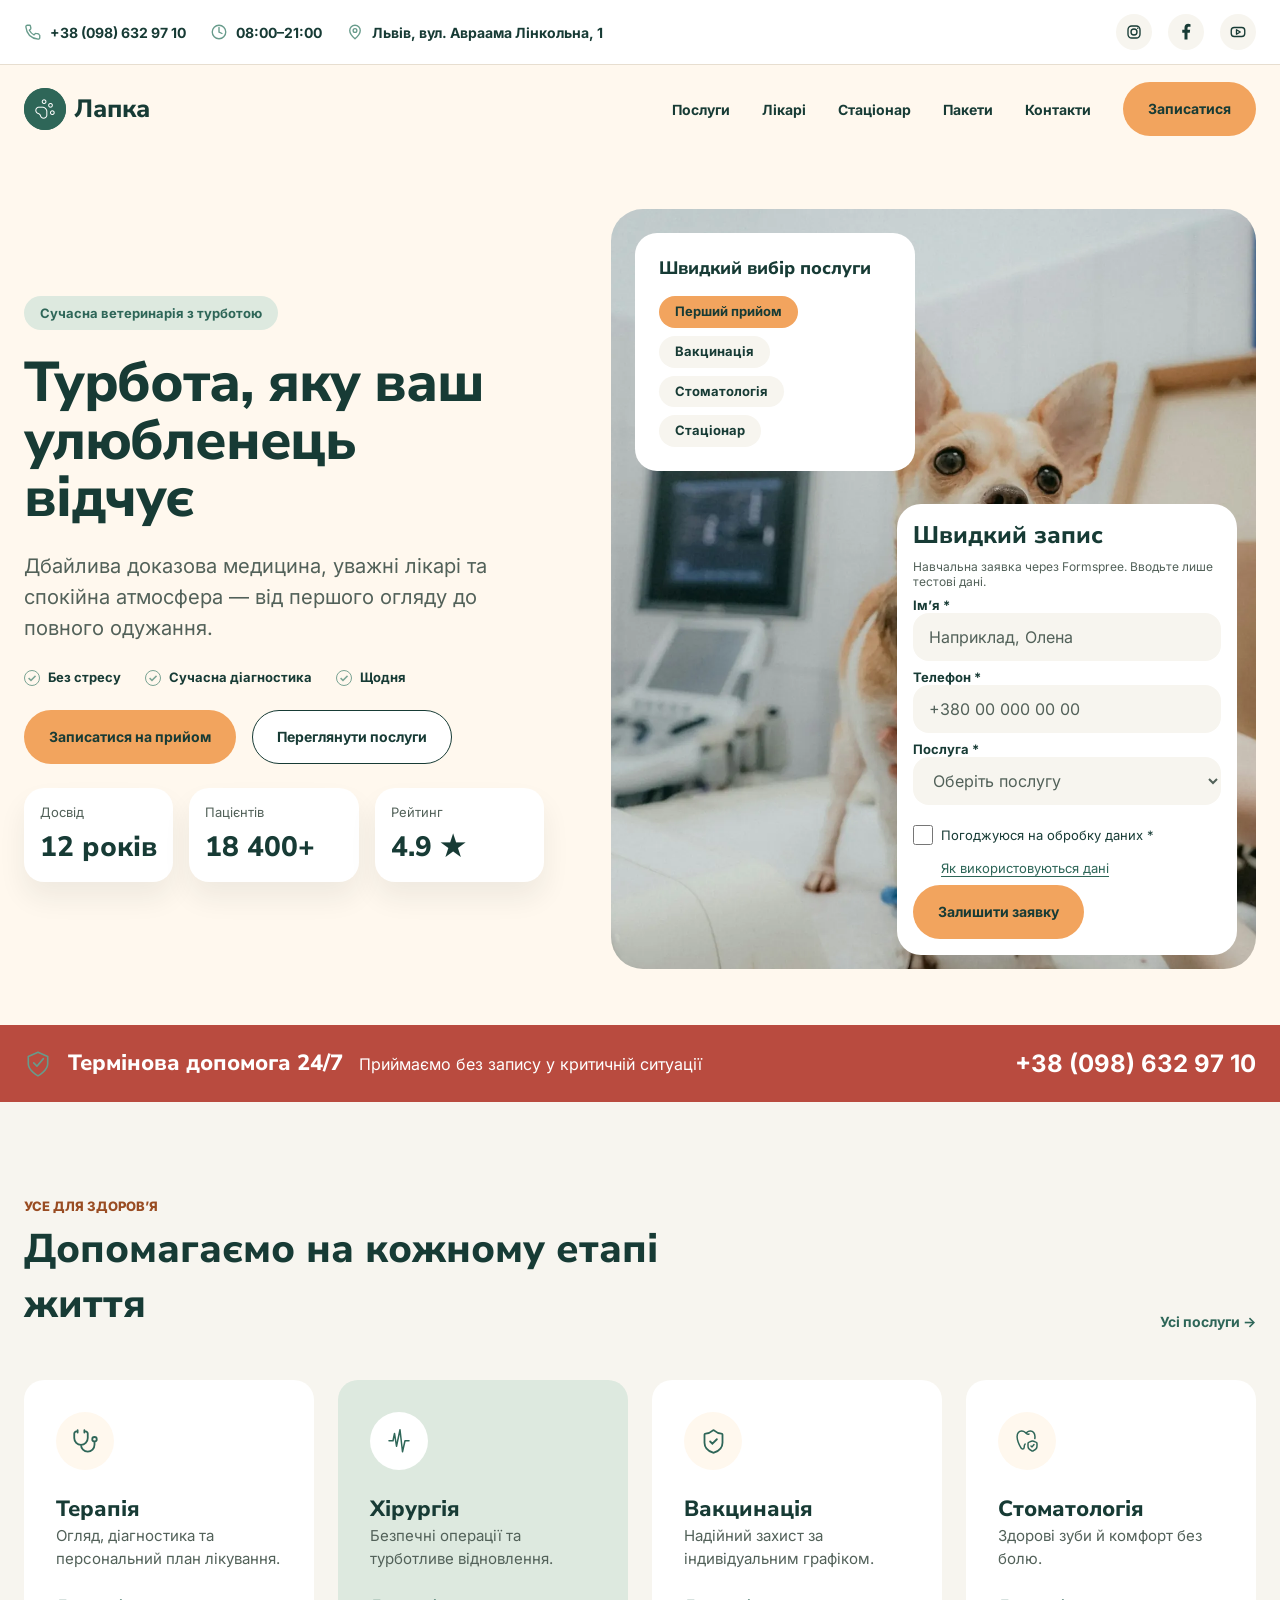
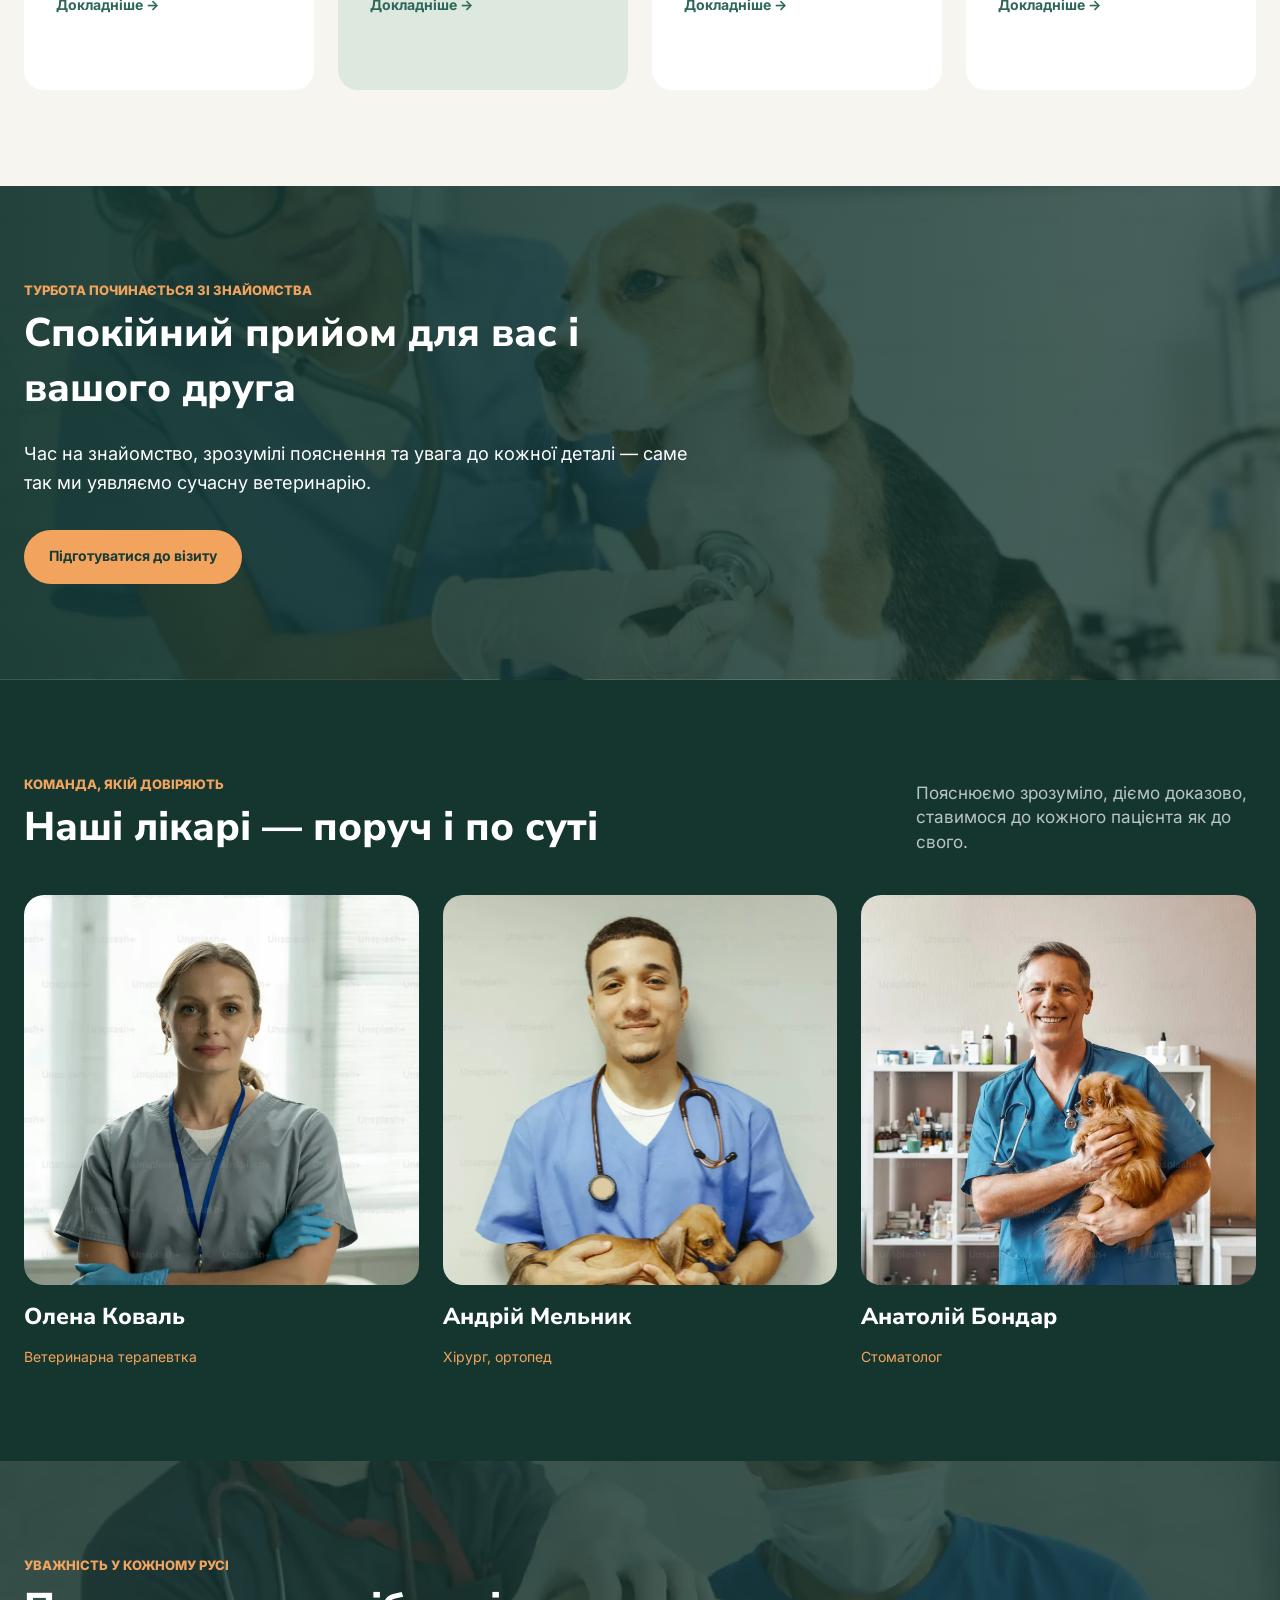
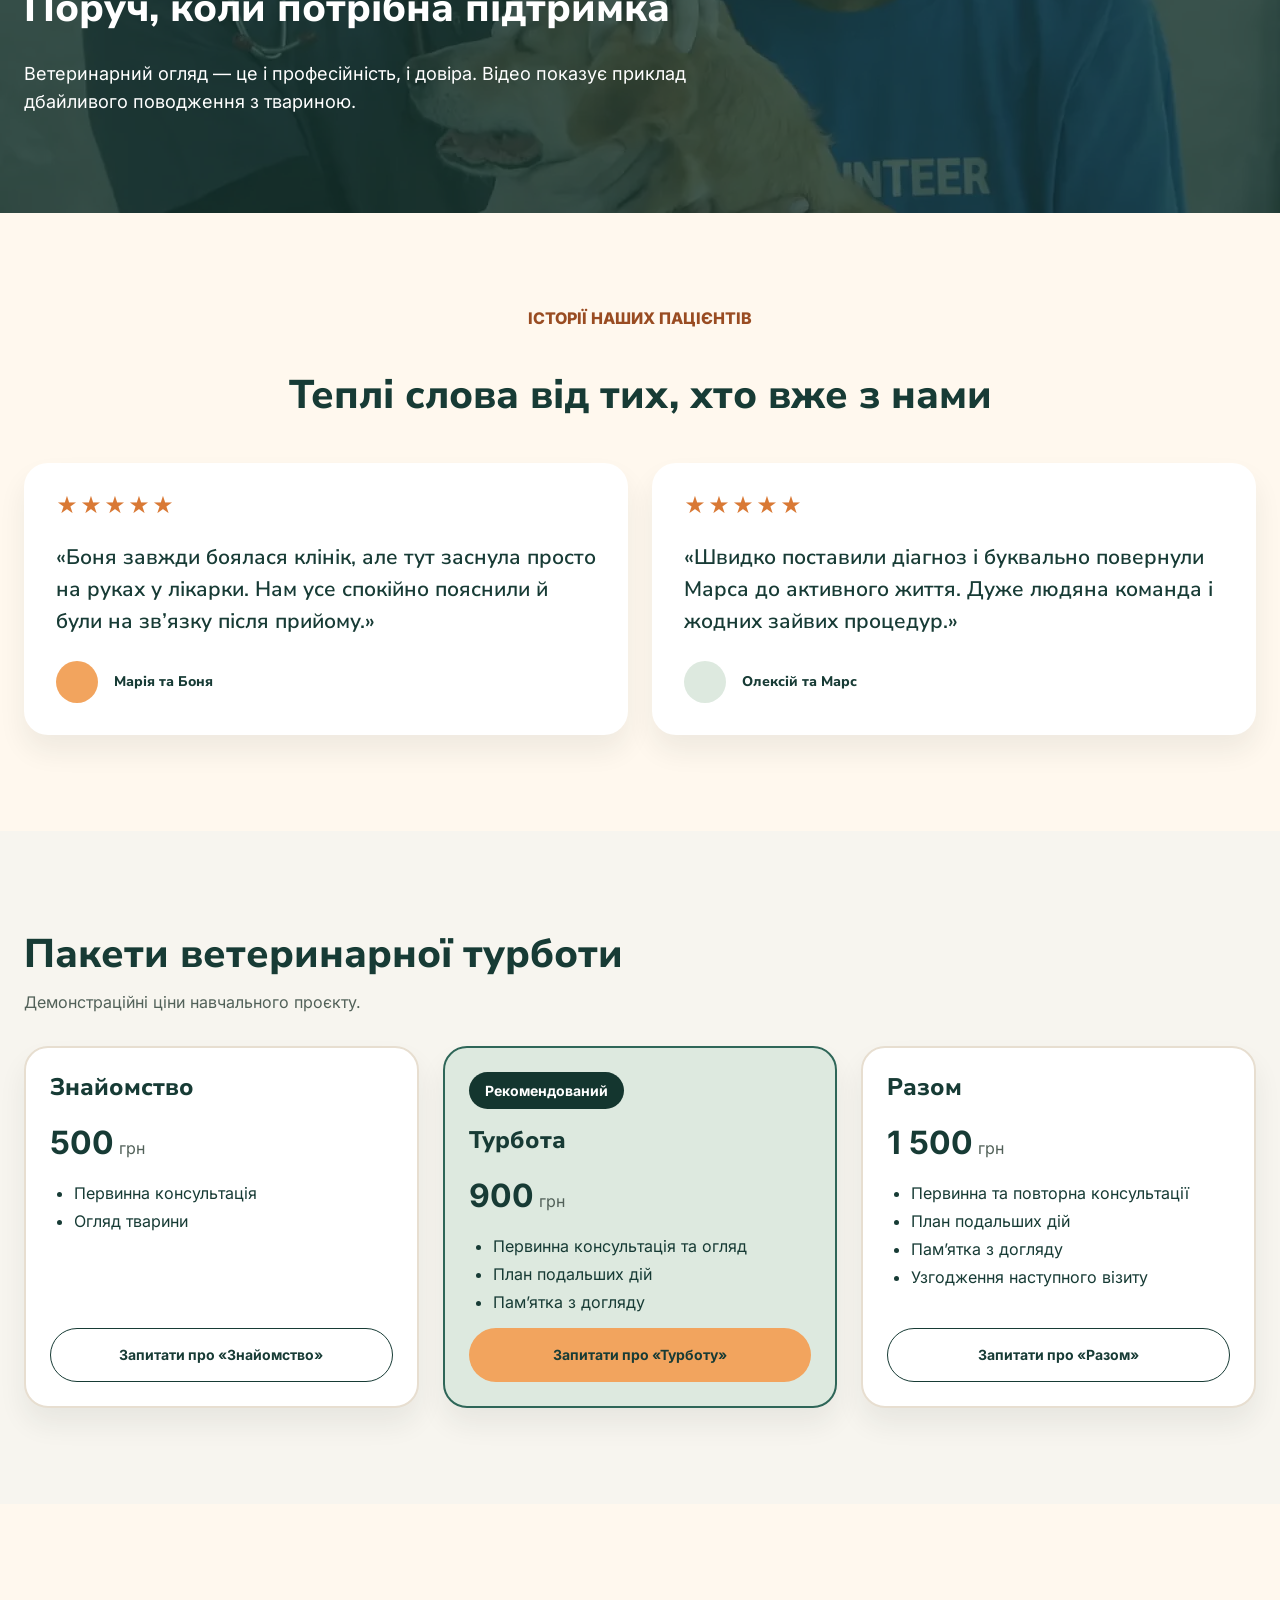
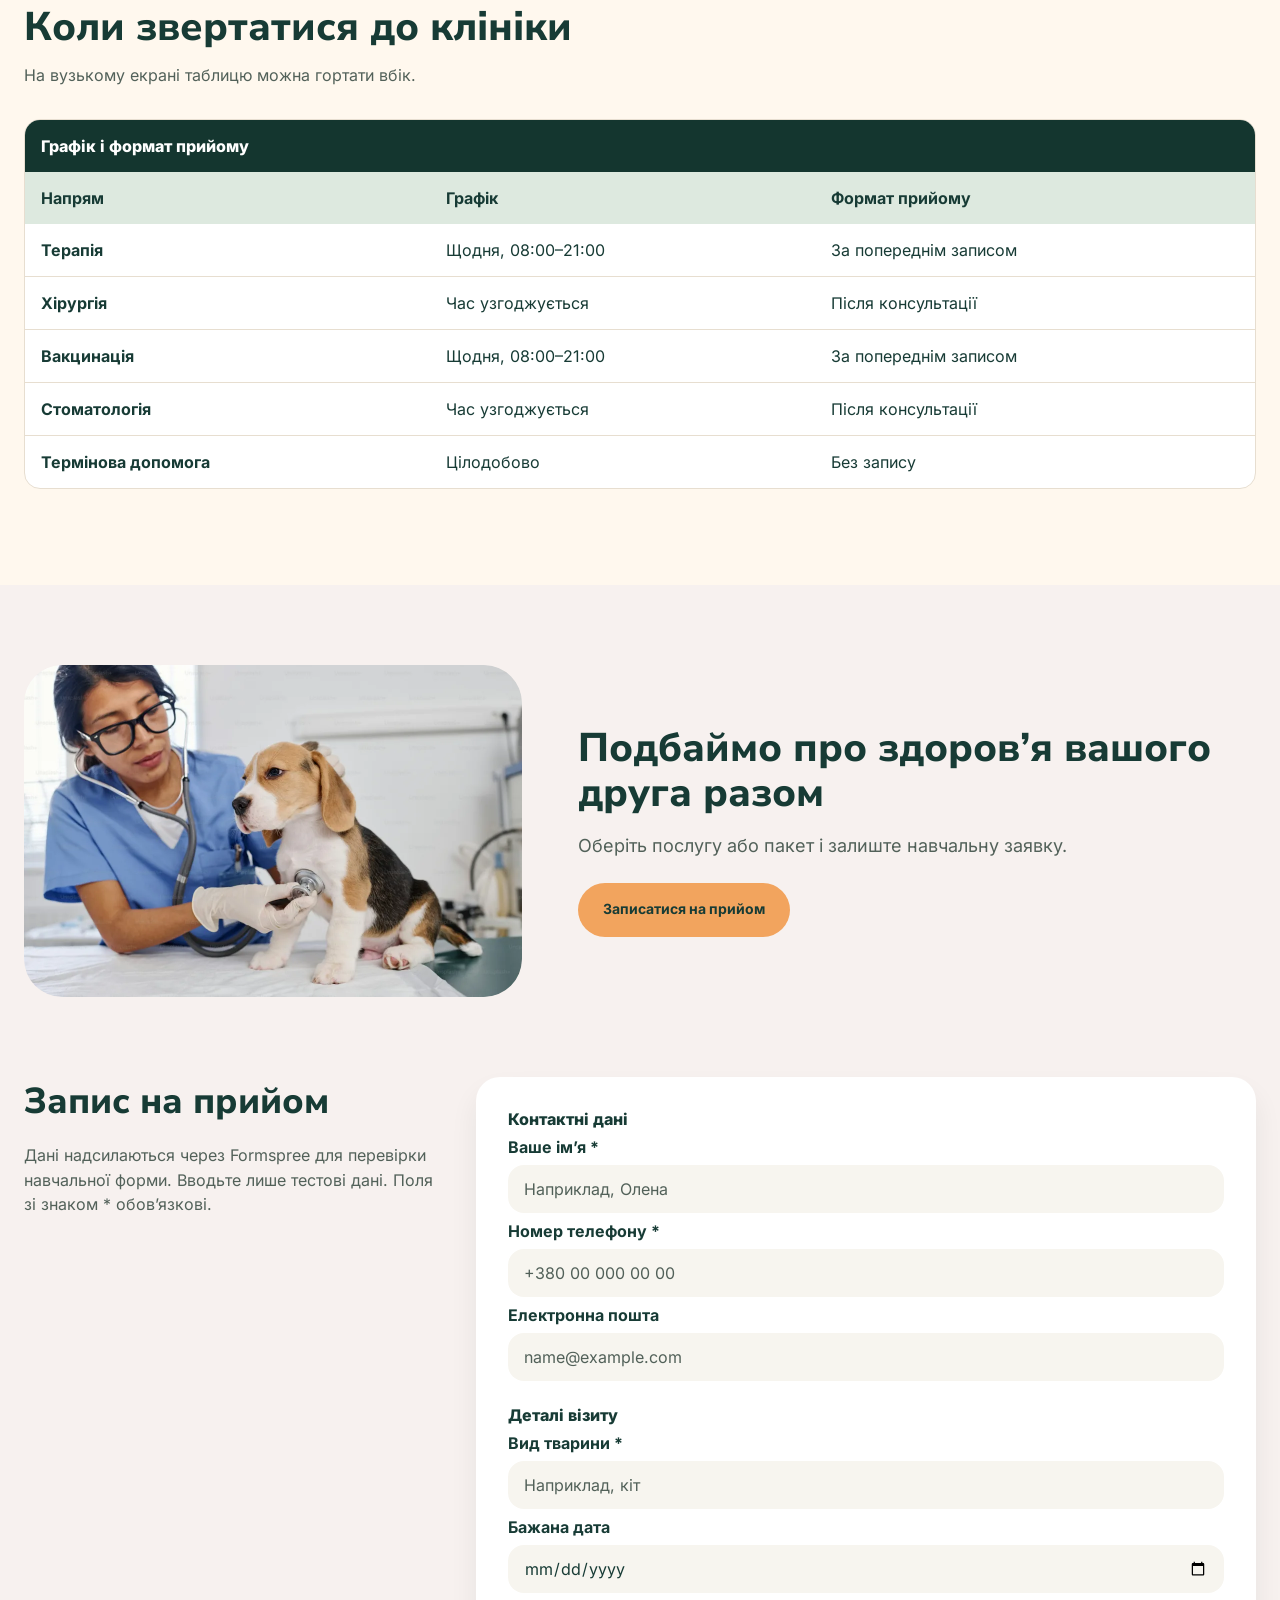
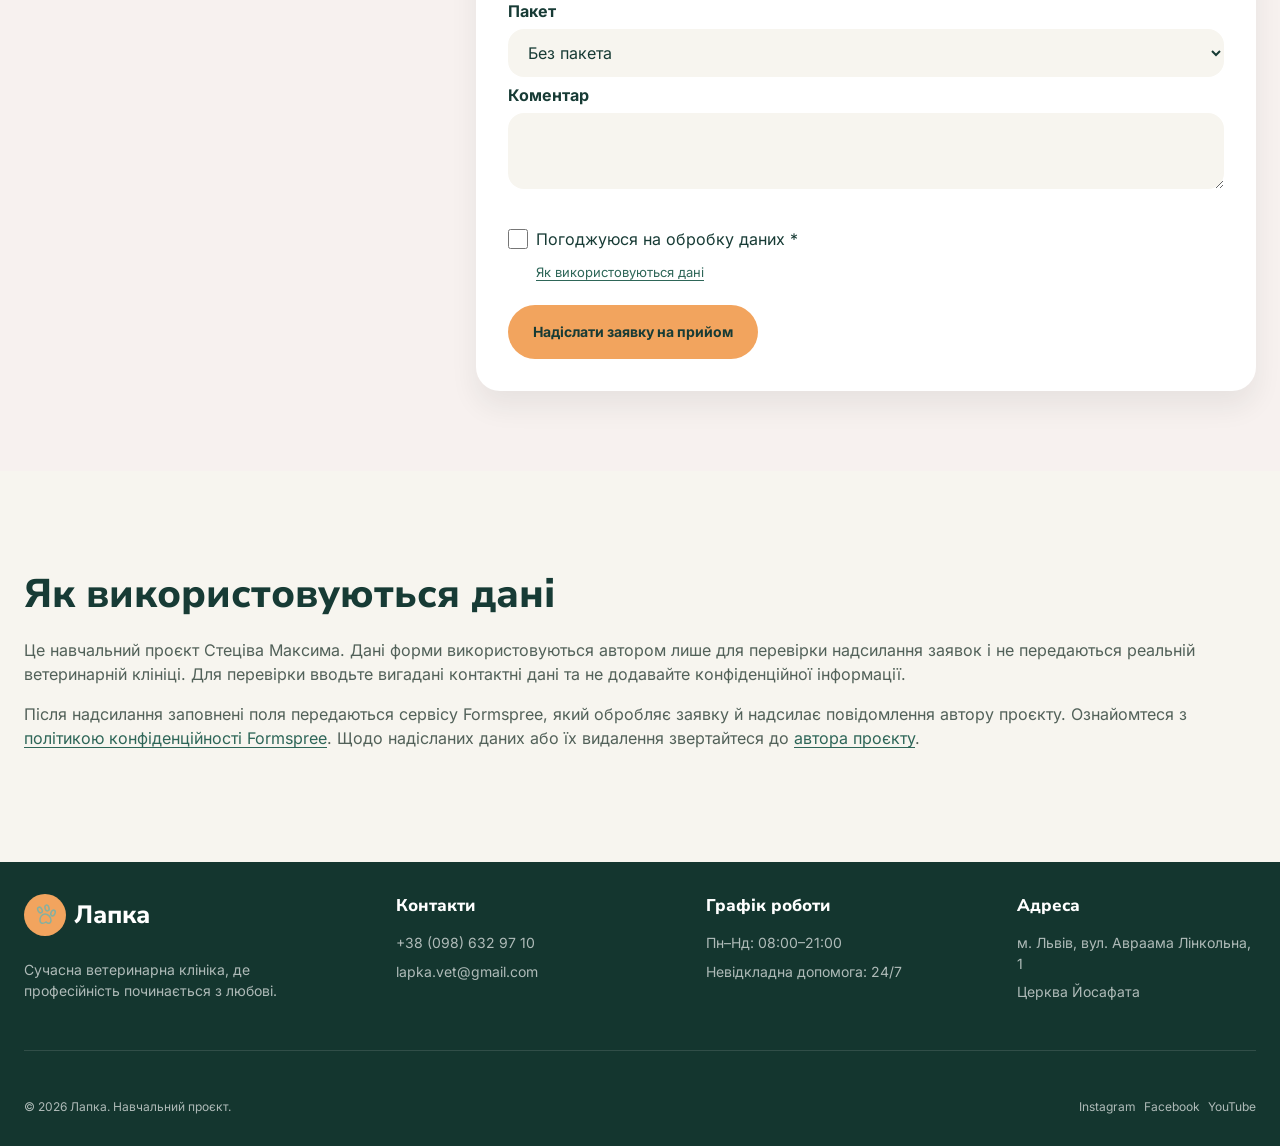
<file: index.html>
<!doctype html>
<html lang="uk">
  <head>
    <meta charset="UTF-8">
    <meta name="viewport" content="width=device-width, initial-scale=1">
    <meta name="description"
      content="Ветеринарна клініка «Лапка» у Львові: терапія, хірургія, вакцинація та стоматологія. Турботливі лікарі, запис на прийом і термінова допомога вашим улюбленцям.">
    <title>Ветеринарна клініка «Лапка» у Львові</title>
    <link rel="icon" href="img/paw.svg" type="image/svg+xml">
    <link rel="stylesheet" href="css/fonts.css">
    <link rel="stylesheet" href="css/style.css">
  </head>
  <body id="top">
    <a class="skip-link" href="#main">Перейти до вмісту</a>
    <header class="header">
      <div class="header__top">
        <div class="container header__contacts">
          <ul class="contact-list">
            <li>
              <a href="tel:+380986329710">
                <img src="img/phone.svg" alt="" width="18" height="18">
                +38 (098) 632 97 10
              </a>
            </li>
            <li>
              <img src="img/clock.svg" alt="" width="18" height="18">
              08:00–21:00
            </li>
            <li>
              <a href="#contacts">
                <img src="img/location.svg" alt="" width="18" height="18">
                Львів, вул. Авраама Лінкольна, 1
              </a>
            </li>
          </ul>
          <ul class="social-list" aria-label="Соціальні мережі">
            <li>
              <a class="icon-circle" href="https://www.instagram.com/" aria-label="Instagram">
                <img src="img/instagram.svg" alt="" width="18" height="18">
              </a>
            </li>
            <li>
              <a class="icon-circle" href="https://www.facebook.com/" aria-label="Facebook">
                <img src="img/facebook.svg" alt="" width="18" height="18">
              </a>
            </li>
            <li>
              <a class="icon-circle" href="https://www.youtube.com/" aria-label="YouTube">
                <img src="img/youtube.svg" alt="" width="18" height="18">
              </a>
            </li>
          </ul>
        </div>
      </div>
      <div class="container header__inner">
        <a class="logo" href="#top" aria-label="Лапка — на початок">
          <span class="icon-circle logo__mark">
            <img src="img/logo-mark.png" alt="" width="42" height="42">
          </span>
          Лапка
        </a>
        <a class="icon-circle header__phone" href="tel:+380986329710" aria-label="Зателефонувати до клініки">
          <img src="img/phone.svg" alt="" width="22" height="22">
        </a>
        <input class="nav-toggle" type="checkbox" id="nav-toggle" aria-label="Меню"
          aria-controls="site-menu">
        <label class="icon-circle burger menu-trigger" for="nav-toggle">
          <span aria-hidden="true"></span>
        </label>
        <nav class="navigation" id="site-menu" aria-label="Основна навігація" tabindex="-1">
          <div class="menu-close">
            <strong class="navigation__title">Меню</strong>
            <label class="icon-circle burger burger--close" for="nav-toggle" title="Закрити меню">
              <span aria-hidden="true"></span>
            </label>
          </div>
          <ul class="menu">
            <li class="menu__services">
              <a href="#services">
                Послуги
                <span class="menu__arrow" aria-hidden="true">›</span>
              </a>
              <ul class="submenu__list">
                <li><a href="#services">Усі послуги</a></li>
                <li><a href="#therapy">Терапія</a></li>
                <li><a href="#surgery">Хірургія</a></li>
                <li><a href="#vaccination">Вакцинація</a></li>
                <li><a href="#dentistry">Стоматологія</a></li>
              </ul>
            </li>
            <li>
              <a href="#doctors">
                Лікарі
                <span class="menu__arrow" aria-hidden="true">›</span>
              </a>
            </li>
            <li>
              <a href="#hospital">
                Стаціонар
                <span class="menu__arrow" aria-hidden="true">›</span>
              </a>
            </li>
            <li>
              <a href="#pricing">Пакети <span class="menu__arrow" aria-hidden="true">›</span></a>
            </li>
            <li>
              <a href="#contacts">
                Контакти
                <span class="menu__arrow" aria-hidden="true">›</span>
              </a>
            </li>
          </ul>
          <a class="btn navigation__booking" href="#appointment">
            Записатися на прийом
          </a>
        </nav>
        <a class="btn header__booking" href="#appointment">Записатися</a>
      </div>
    </header>
    <main id="main" tabindex="-1">
      <section class="hero" aria-labelledby="hero-title">
        <div class="container hero__inner">
          <div class="hero__content">
            <p class="hero__badge">Сучасна ветеринарія з турботою</p>
            <h1 id="hero-title">Турбота, яку ваш улюбленець відчує</h1>
            <p class="hero__description">
              Дбайлива доказова медицина, уважні лікарі та спокійна атмосфера —
              від першого огляду до повного одужання.
            </p>
            <ul class="hero__benefits">
              <li>Без стресу</li>
              <li>Сучасна діагностика</li>
              <li>Щодня</li>
            </ul>
            <div class="hero__actions">
              <a class="btn" href="#appointment">Записатися на прийом</a>
              <a class="btn btn--outline" href="#services">
                Переглянути послуги
              </a>
            </div>
            <ul class="statistics" aria-label="Клініка в цифрах">
              <li class="statistics__heading">
                <p class="eyebrow">Нам довіряють</p>
                <h2>Спокій для вас. Турбота для них.</h2>
              </li>
              <li class="statistics__item statistics__item--experience">
                <span>Досвід</span>
                <strong>12 років</strong>
              </li>
              <li class="statistics__item statistics__item--patients">
                <span>Пацієнтів</span>
                <strong>18 400+</strong>
              </li>
              <li class="statistics__item">
                <span>Рейтинг</span>
                <strong>4.9 ★</strong>
              </li>
              <li class="statistics__item statistics__emergency">
                <span>Невідкладна допомога</span>
                <strong>24/7</strong>
              </li>
            </ul>
          </div>
          <div class="hero__visual">
            <picture class="hero__picture">
              <source media="(max-width: 600px)" srcset="img/hero-dog-mobile.webp">
              <img class="hero__photo" src="img/hero-dog.webp" alt="Чихуахуа на огляді у ветеринарній клініці"
                width="1308" height="1384" fetchpriority="high" decoding="async">
            </picture>
            <nav class="service-picker" aria-label="Швидкий вибір послуги">
              <h2 class="service-picker__title">Швидкий вибір послуги</h2>
              <ul class="service-picker__list">
                <li>
                  <a class="service-picker__link service-picker__link--active" href="#appointment">
                    Перший прийом
                  </a>
                </li>
                <li>
                  <a class="service-picker__link" href="#vaccination">
                    Вакцинація
                  </a>
                </li>
                <li>
                  <a class="service-picker__link" href="#dentistry">
                    Стоматологія
                  </a>
                </li>
                <li>
                  <a class="service-picker__link" href="#hospital">Стаціонар</a>
                </li>
              </ul>
            </nav>
            <form class="quick-booking" action="https://formspree.io/f/xnpjllab" method="post"
              aria-labelledby="quick-title" aria-describedby="quick-note">
              <h2 id="quick-title">Швидкий запис</h2>
              <p id="quick-note">Навчальна заявка через Formspree. Вводьте лише тестові дані.</p>
              <input type="hidden" name="_subject" value="Лапка — швидка навчальна заявка">
              <div class="visually-hidden" aria-hidden="true">
                <label for="quick-gotcha">Залиште це поле порожнім</label>
                <input id="quick-gotcha" type="text" name="_gotcha" tabindex="-1" autocomplete="off">
              </div>
              <fieldset class="form-fields">
                <legend class="visually-hidden">Дані швидкого запису</legend>
                <label for="quick-name">Ім’я *</label>
                <input id="quick-name" name="name" type="text" placeholder="Наприклад, Олена"
                  autocomplete="given-name" maxlength="80" required>
                <label for="quick-phone">Телефон *</label>
                <input id="quick-phone" name="phone" type="tel" placeholder="+380 00 000 00 00"
                  autocomplete="tel" maxlength="24" pattern="[+]?[0-9][0-9 \(\)\-]{5,21}[0-9]" required>
                <label for="quick-service">Послуга *</label>
                <select id="quick-service" name="service" required>
                  <option value="" selected disabled>Оберіть послугу</option>
                  <option>Перший прийом</option>
                  <option>Вакцинація</option>
                  <option>Стоматологія</option>
                  <option>Стаціонар</option>
                </select>
              </fieldset>
              <div class="consent">
                <input id="quick-consent" name="consent" type="checkbox" value="accepted" required>
                <span><label for="quick-consent">Погоджуюся на обробку даних *</label>
                  <a href="#privacy">Як використовуються дані</a></span>
              </div>
              <button class="btn" type="submit">Залишити заявку</button>
            </form>
          </div>
        </div>
      </section>
      <section class="emergency" id="hospital" aria-labelledby="emergency-title">
        <div class="container emergency__inner">
          <span class="emergency__icon">
            <img src="img/shield.svg" alt="" width="28" height="28" loading="lazy">
          </span>
          <h2 id="emergency-title">Термінова допомога 24/7</h2>
          <p>Приймаємо без запису у критичній ситуації</p>
          <a href="tel:+380986329710">+38 (098) 632 97 10</a>
        </div>
      </section>
      <section class="section services" id="services" aria-labelledby="services-title">
        <div class="container services__inner">
          <hgroup class="services__heading">
            <p class="eyebrow">Усе для здоров’я</p>
            <h2 id="services-title">Допомагаємо на кожному етапі життя</h2>
          </hgroup>
          <div class="cards services__cards" id="service-cards">
            <article class="card service-card" id="therapy">
              <span class="icon-circle service-card__icon">
                <img src="img/service-therapy.svg" alt="" width="27" height="27" loading="lazy">
              </span>
              <div class="service-card__body">
                <h3>Терапія</h3>
                <p>Огляд, діагностика та персональний план лікування.</p>
              </div>
              <a class="text-link" href="#appointment" aria-label="Дізнатися більше про терапію">
                <span class="service-card__link-label">Докладніше</span>
                <span aria-hidden="true">→</span>
              </a>
            </article>
            <article class="card service-card service-card--accent" id="surgery">
              <span class="icon-circle service-card__icon">
                <img src="img/service-surgery.svg" alt="" width="24" height="24" loading="lazy">
              </span>
              <div class="service-card__body">
                <h3>Хірургія</h3>
                <p>Безпечні операції та турботливе відновлення.</p>
              </div>
              <a class="text-link" href="#appointment" aria-label="Дізнатися більше про хірургію">
                <span class="service-card__link-label">Докладніше</span>
                <span aria-hidden="true">→</span>
              </a>
            </article>
            <article class="card service-card" id="vaccination">
              <span class="icon-circle service-card__icon">
                <img src="img/service-vaccination.svg" alt="" width="27" height="27" loading="lazy">
              </span>
              <div class="service-card__body">
                <h3>Вакцинація</h3>
                <p>Надійний захист за індивідуальним графіком.</p>
              </div>
              <a class="text-link" href="#appointment" aria-label="Дізнатися більше про вакцинацію">
                <span class="service-card__link-label">Докладніше</span>
                <span aria-hidden="true">→</span>
              </a>
            </article>
            <article class="card service-card" id="dentistry">
              <span class="icon-circle service-card__icon">
                <img src="img/service-dentistry.svg" alt="" width="24" height="24" loading="lazy">
              </span>
              <div class="service-card__body">
                <h3>Стоматологія</h3>
                <p>Здорові зуби й комфорт без болю.</p>
              </div>
              <a class="text-link" href="#appointment" aria-label="Дізнатися більше про стоматологію">
                <span class="service-card__link-label">Докладніше</span>
                <span aria-hidden="true">→</span>
              </a>
            </article>
          </div>
          <a class="text-link services__all" href="#service-cards">
            Усі послуги
            <span aria-hidden="true">→</span>
          </a>
        </div>
      </section>
      <section class="media-banner photo-banner" id="care" aria-labelledby="care-title" tabindex="-1">
        <div class="container">
          <div class="media-copy">
            <p class="eyebrow">Турбота починається зі знайомства</p>
            <h2 id="care-title">Спокійний прийом для вас і вашого друга</h2>
            <p>
              Час на знайомство, зрозумілі пояснення та увага до кожної деталі —
              саме так ми уявляємо сучасну ветеринарію.
            </p>
            <a class="btn" href="#appointment">Підготуватися до візиту</a>
          </div>
        </div>
      </section>
      <section class="section doctors" id="doctors" aria-labelledby="doctors-title">
        <div class="container">
          <div class="section-heading doctors__heading">
            <hgroup>
              <p class="eyebrow">Команда, якій довіряють</p>
              <h2 id="doctors-title">Наші лікарі — поруч і по суті</h2>
            </hgroup>
            <p class="doctors__description">
              Пояснюємо зрозуміло, діємо доказово, ставимося до кожного пацієнта
              як до свого.
            </p>
          </div>
          <div class="cards doctors__cards">
            <article class="card doctor-card">
              <img src="img/doctor-koval.webp" alt="Ветеринарна терапевтка Олена Коваль" width="802"
                height="780" loading="lazy" decoding="async">
              <h3>Олена Коваль</h3>
              <p>Ветеринарна терапевтка</p>
            </article>
            <article class="card doctor-card">
              <img src="img/doctor-melnyk.webp" alt="Хірург Андрій Мельник із собакою" width="803" height="780"
                loading="lazy" decoding="async">
              <h3>Андрій Мельник</h3>
              <p>Хірург, ортопед</p>
            </article>
            <article class="card doctor-card">
              <img src="img/doctor-bondar.webp" alt="Стоматолог Анатолій Бондар із рудим котом" width="802"
                height="780" loading="lazy" decoding="async">
              <h3>Анатолій Бондар</h3>
              <p>Стоматолог</p>
            </article>
          </div>
        </div>
      </section>
      <section class="media-banner video-banner" id="clinic-video" aria-labelledby="video-title" tabindex="-1">
        <video class="video-banner__video" autoplay muted loop playsinline preload="none"
          poster="img/vet-video-poster.webp" aria-hidden="true" tabindex="-1">
          <source src="video/vet-care.mp4" type="video/mp4" media="(prefers-reduced-motion: no-preference)">
        </video>
        <div class="container">
          <div class="media-copy">
            <p class="eyebrow">Уважність у кожному русі</p>
            <h2 id="video-title">Поруч, коли потрібна підтримка</h2>
            <p>
              Ветеринарний огляд — це і професійність, і довіра. Відео показує
              приклад дбайливого поводження з твариною.
            </p>
          </div>
        </div>
      </section>
      <section class="section testimonials" aria-labelledby="testimonials-title">
        <div class="container">
          <p class="eyebrow">Історії наших пацієнтів</p>
          <h2 id="testimonials-title">Теплі слова від тих, хто вже з нами</h2>
          <div class="cards testimonials__cards">
            <article class="card review-card">
              <p class="review-card__stars" role="img" aria-label="5 із 5 зірок">
                ★★★★★
              </p>
              <blockquote>
                «Боня завжди боялася клінік, але тут заснула просто на руках у
                лікарки. Нам усе спокійно пояснили й були на зв’язку після
                прийому.»
              </blockquote>
              <h3 class="review-card__author">
                <span class="icon-circle review-card__avatar" aria-hidden="true"></span>
                Марія та Боня
              </h3>
            </article>
            <article class="card review-card">
              <p class="review-card__stars" role="img" aria-label="5 із 5 зірок">
                ★★★★★
              </p>
              <blockquote>
                «Швидко поставили діагноз і буквально повернули Марса до
                активного життя. Дуже людяна команда і жодних зайвих процедур.»
              </blockquote>
              <h3 class="review-card__author">
                <span class="icon-circle review-card__avatar review-card__avatar--sage" aria-hidden="true"></span>
                Олексій та Марс
              </h3>
            </article>
          </div>
        </div>
      </section>

      <section class="section pricing" id="pricing" aria-labelledby="pricing-title">
        <div class="container">
          <hgroup class="module-heading">
            <h2 id="pricing-title">Пакети ветеринарної турботи</h2>
            <p>Демонстраційні ціни навчального проєкту.</p>
          </hgroup>
          <div class="cards pricing__cards">
            <article class="card price-card price-card--recommended">
              <p class="price-card__badge">Рекомендований</p>
              <h3>Турбота</h3>
              <p class="price-card__price"><strong>900</strong> грн</p>
              <ul>
                <li>Первинна консультація та огляд</li>
                <li>План подальших дій</li>
                <li>Пам’ятка з догляду</li>
              </ul>
              <a class="btn" href="#booking-package">Запитати про «Турботу»</a>
            </article>
            <article class="card price-card price-card--intro">
              <h3>Знайомство</h3>
              <p class="price-card__price"><strong>500</strong> грн</p>
              <ul>
                <li>Первинна консультація</li>
                <li>Огляд тварини</li>
              </ul>
              <a class="btn btn--outline" href="#booking-package">Запитати про «Знайомство»</a>
            </article>
            <article class="card price-card">
              <h3>Разом</h3>
              <p class="price-card__price"><strong>1 500</strong> грн</p>
              <ul>
                <li>Первинна та повторна консультації</li>
                <li>План подальших дій</li>
                <li>Пам’ятка з догляду</li>
                <li>Узгодження наступного візиту</li>
              </ul>
              <a class="btn btn--outline" href="#booking-package">Запитати про «Разом»</a>
            </article>
          </div>
        </div>
      </section>

      <section class="section schedule" id="schedule" aria-labelledby="schedule-title">
        <div class="container">
          <hgroup class="module-heading">
            <h2 id="schedule-title">Коли звертатися до клініки</h2>
            <p id="schedule-hint">На вузькому екрані таблицю можна гортати вбік.</p>
          </hgroup>
          <div class="table-scroll" role="region" aria-labelledby="schedule-caption"
            aria-describedby="schedule-hint" tabindex="0">
            <table class="schedule-table">
              <caption id="schedule-caption">Графік і формат прийому</caption>
              <thead>
                <tr><th scope="col">Напрям</th><th scope="col">Графік</th><th scope="col">Формат прийому</th></tr>
              </thead>
              <tbody>
                <tr><th scope="row">Терапія</th><td>Щодня, 08:00–21:00</td><td>За попереднім записом</td></tr>
                <tr><th scope="row">Хірургія</th><td>Час узгоджується</td><td>Після консультації</td></tr>
                <tr><th scope="row">Вакцинація</th><td>Щодня, 08:00–21:00</td><td>За попереднім записом</td></tr>
                <tr><th scope="row">Стоматологія</th><td>Час узгоджується</td><td>Після консультації</td></tr>
                <tr><th scope="row">Термінова допомога</th><td>Цілодобово</td><td>Без запису</td></tr>
              </tbody>
            </table>
          </div>
        </div>
      </section>

      <section class="section appointment" id="appointment" aria-labelledby="appointment-title">
        <div class="container">
          <div class="appointment__intro">
            <picture class="appointment__picture">
              <img src="img/appointment-dog.webp" alt="Ветеринарка оглядає бігля на прийомі" width="996"
                height="664" loading="lazy" decoding="async">
            </picture>
            <div class="appointment__message">
              <h2>Подбаймо про здоров’я вашого друга разом</h2>
              <p>
                Оберіть послугу або пакет і залиште навчальну заявку.
              </p>
              <a class="btn" href="#booking-form">Записатися на прийом</a>
            </div>
          </div>
          <div class="appointment__inner">
            <div class="appointment__description">
              <h2 id="appointment-title">Запис на прийом</h2>
              <p id="booking-note">Дані надсилаються через Formspree для перевірки навчальної форми.
                Вводьте лише тестові дані. Поля зі знаком * обов’язкові.</p>
            </div>
            <form class="booking-form" id="booking-form" action="https://formspree.io/f/xnpjllab" method="post"
              aria-labelledby="appointment-title" aria-describedby="booking-note" tabindex="-1">
              <input type="hidden" name="_subject" value="Лапка — навчальна заявка на прийом">
              <div class="visually-hidden" aria-hidden="true">
                <label for="booking-gotcha">Залиште це поле порожнім</label>
                <input id="booking-gotcha" type="text" name="_gotcha" tabindex="-1" autocomplete="off">
              </div>
              <fieldset class="form-fields">
                <legend>Контактні дані</legend>
                <label for="booking-name">Ваше ім’я *</label>
                <input id="booking-name" name="name" type="text" placeholder="Наприклад, Олена"
                  autocomplete="given-name" maxlength="80" required>
                <label for="booking-phone">Номер телефону *</label>
                <input id="booking-phone" name="phone" type="tel" placeholder="+380 00 000 00 00"
                  autocomplete="tel" maxlength="24" pattern="[+]?[0-9][0-9 \(\)\-]{5,21}[0-9]" required>
                <label for="booking-email">Електронна пошта</label>
                <input id="booking-email" name="email" type="email" placeholder="name@example.com"
                  autocomplete="email" maxlength="120">
              </fieldset>
              <fieldset class="form-fields">
                <legend>Деталі візиту</legend>
                <label for="booking-pet">Вид тварини *</label>
                <input id="booking-pet" name="pet" type="text" placeholder="Наприклад, кіт" maxlength="80" required>
                <label for="booking-date">Бажана дата</label>
                <input id="booking-date" name="date" type="date">
                <label for="booking-package">Пакет</label>
                <select id="booking-package" name="package">
                  <option value="">Без пакета</option>
                  <option>Турбота</option>
                  <option>Знайомство</option>
                  <option>Разом</option>
                </select>
                <label for="booking-message">Коментар</label>
                <textarea id="booking-message" name="message" rows="3" maxlength="500"></textarea>
              </fieldset>
              <div class="consent">
                <input id="booking-consent" name="consent" type="checkbox" value="accepted" required>
                <span><label for="booking-consent">Погоджуюся на обробку даних *</label>
                  <a href="#privacy">Як використовуються дані</a></span>
              </div>
              <button class="btn" type="submit">Надіслати заявку на прийом</button>
            </form>
          </div>
        </div>
      </section>
      <section class="section privacy" id="privacy" aria-labelledby="privacy-title" tabindex="-1">
        <div class="container">
          <h2 id="privacy-title">Як використовуються дані</h2>
          <p>Це навчальний проєкт Стеціва Максима. Дані форми використовуються автором лише для
            перевірки надсилання заявок і не передаються реальній ветеринарній клініці.
            Для перевірки вводьте вигадані контактні дані та не додавайте конфіденційної інформації.</p>
          <p>Після надсилання заповнені поля передаються сервісу Formspree, який обробляє заявку
            й надсилає повідомлення автору проєкту. Ознайомтеся з
            <a href="https://formspree.io/legal/privacy-policy/">політикою конфіденційності Formspree</a>.
            Щодо надісланих даних або їх видалення звертайтеся до
            <a href="https://github.com/MaksSt33">автора проєкту</a>.</p>
        </div>
      </section>
    </main>
    <footer class="footer" id="contacts">
      <div class="container">
        <div class="footer__columns">
          <div class="footer__brand">
            <a class="logo logo--footer" href="#top">
              <span class="icon-circle logo__mark">
                <img src="img/paw.svg" alt="" width="26" height="26" loading="lazy">
              </span>
              Лапка
            </a>
            <p>
              Сучасна ветеринарна клініка, де професійність починається з
              любові.
            </p>
          </div>
          <section class="footer__column" aria-labelledby="footer-contacts-title">
            <h2 id="footer-contacts-title">Контакти</h2>
            <address>
              <a href="tel:+380986329710">+38 (098) 632 97 10</a>
              <a href="mailto:lapka.vet@gmail.com">lapka.vet@gmail.com</a>
            </address>
          </section>
          <section class="footer__column" aria-labelledby="footer-hours-title">
            <h2 id="footer-hours-title">Графік роботи</h2>
            <p>Пн–Нд: 08:00–21:00</p>
            <p>Невідкладна допомога: 24/7</p>
          </section>
          <section class="footer__column" aria-labelledby="footer-address-title">
            <h2 id="footer-address-title">Адреса</h2>
            <address>
              <p>м. Львів, вул. Авраама Лінкольна, 1</p>
              <p>Церква Йосафата</p>
            </address>
          </section>
        </div>
        <div class="footer__bottom">
          <p>© 2026 Лапка. Навчальний проєкт.</p>
          <nav aria-label="Соціальні мережі у підвалі">
            <ul>
              <li><a href="https://www.instagram.com/">Instagram</a></li>
              <li><a href="https://www.facebook.com/">Facebook</a></li>
              <li><a href="https://www.youtube.com/">YouTube</a></li>
            </ul>
          </nav>
        </div>
      </div>
    </footer>
  </body>
</html>
</file>
<file: css/fonts.css>
@font-face {
  font-family: "Inter";
  font-style: normal;
  font-weight: 400;
  font-display: swap;
  src: url(../fonts/inter-regular.woff2) format("woff2");
}

@font-face {
  font-family: "Inter";
  font-style: normal;
  font-weight: 500;
  font-display: swap;
  src: url(../fonts/inter-medium.woff2) format("woff2");
}

@font-face {
  font-family: "Inter";
  font-style: normal;
  font-weight: 600;
  font-display: swap;
  src: url(../fonts/inter-semibold.woff2) format("woff2");
}

@font-face {
  font-family: "Inter";
  font-style: normal;
  font-weight: 700;
  font-display: swap;
  src: url(../fonts/inter-bold.woff2) format("woff2");
}

@font-face {
  font-family: "Inter";
  font-style: normal;
  font-weight: 800;
  font-display: swap;
  src: url(../fonts/inter-extrabold.woff2) format("woff2");
}

@font-face {
  font-family: "Nunito Sans";
  font-style: normal;
  font-weight: 700;
  font-stretch: normal;
  font-display: swap;
  src: url(../fonts/nunito-sans-bold.woff2) format("woff2");
}

@font-face {
  font-family: "Nunito Sans";
  font-style: normal;
  font-weight: 800;
  font-stretch: normal;
  font-display: swap;
  src: url(../fonts/nunito-sans-extrabold.woff2) format("woff2");
}

@font-face {
  font-family: "Nunito Sans";
  font-style: normal;
  font-weight: 600;
  font-stretch: normal;
  font-display: swap;
  src: url(../fonts/nunito-sans-600.woff2) format("woff2");
}
</file>
<file: css/style.css>
:root {
  --ink: #173b35;
  --muted: #526159;
  --green: #14362f;
  --sage: #dde9df;
  --cream: #fff8ee;
  --soft: #f7f5ef;
  --booking-bg: #f7f1ef;
  --orange: #f2a45e;
  --orange-dark: #d97935;
  --accent-text: #994c22;
  --orange-hover: #e59651;
  --red: #b94b3f;
  --white: #fff;
  --link: #2e6658;
  --logo-green: #2e6658;
  --header-line: #e7ded0;
  --checkmark: #79a393;
  --emergency-muted: #fff;
  --team-muted: rgb(255 255 255 / 71%);
  --team-role: #f2a45e;
  --footer-muted: rgb(255 255 255 / 66%);
  --footer-line: rgb(255 255 255 / 12%);
  --photo-overlay-start: rgb(20 54 47 / 94%);
  --photo-overlay-end: rgb(20 54 47 / 70%);
  --video-overlay: rgb(20 54 47 / 75%);
  --shadow: 0 16px 28px rgb(30 48 38 / 7%);
  --space-1: 8px;
  --space-2: 16px;
  --space-3: 24px;
  --space-4: 32px;
  --space-5: 40px;
  --space-6: 48px;
  --space-7: 56px;
  --space-8: 64px;
  --space-10: 80px;
  --space-12: 96px;
  --radius-field: 16px;
  --radius-panel: 24px;
  --radius-pill: 32px;
  --radius-line: 2px;
  --radius-small: 8px;
  --radius-control: 12px;
  --radius-card: 20px;
  --radius-overlay: 22px;
  --radius-chip: 30px;
  --radius-photo: 38px;
  --radius-circle: 50%;
  --error: #a6382e;
  --shadow-invalid: inset 0 0 0 2px var(--error);
  --motion-fast: 200ms;
}

*, *::before, *::after { box-sizing: border-box; }
html { scroll-behavior: smooth; }

body {
  margin: 0;
  min-width: 0;
  font-family: "Inter", sans-serif;
  color: var(--ink);
  background: var(--cream);
}

h1, h2, h3, hgroup, p { margin: 0; }
h1, h2, h3 { font-family: "Nunito Sans", sans-serif; font-weight: 800; }
h2 { font-size: 40px; line-height: 1.375; }
h3 { font-size: 24px; line-height: 1.3; }
p { color: var(--muted); line-height: 1.5; }
a { color: inherit; text-decoration: none; }

ul {
  margin: 0;
  padding: 0;
  list-style: none;
}

img {
  display: block;
  max-width: 100%;
  height: auto;
}

button, input, select, textarea { font: inherit; }
button, select { cursor: pointer; }
address { font-style: normal; }
section, footer, #booking-form, #booking-package { scroll-margin-top: var(--space-3); }

a:focus-visible, button:focus-visible, input:focus-visible, select:focus-visible,
textarea:focus-visible, .table-scroll:focus-visible {
  outline: 3px solid var(--ink);
  outline-offset: 5px;
}

.container {
  max-width: 1296px;
  margin: 0 auto;
  padding: 0 var(--space-3);
}

.visually-hidden {
  position: absolute;
  width: 1px;
  height: 1px;
  padding: 0;
  margin: -1px;
  overflow: hidden;
  clip-path: inset(50%);
  white-space: nowrap;
  border: 0;
}

.section { padding: var(--space-12) 0; }

.cards {
  display: flex;
  align-items: stretch;
  gap: var(--space-3);
}

.card {
  display: flex;
  flex: 1;
  flex-direction: column;
  min-width: 0;
}

.btn {
  display: inline-flex;
  justify-content: center;
  align-items: center;
  min-height: 54px;
  padding: 0 var(--space-3);
  border: 1px solid transparent;
  border-radius: var(--radius-pill);
  background: var(--orange);
  color: var(--ink);
  font-size: 14px;
  font-weight: 700;
  line-height: 1.2;
  transition: opacity var(--motion-fast) ease, transform var(--motion-fast) ease;
}

.btn:hover { background: var(--orange-hover); opacity: 0.96; }
.btn:active { transform: scale(0.98); }
.btn--outline { border-color: var(--ink); background: var(--white); }
.btn--outline:hover { background: var(--sage); }

.text-link {
  font-size: 14px;
  line-height: 1.4;
  font-weight: 700;
  color: var(--link);
}

.text-link:hover, .menu a:hover { color: var(--accent-text); }

.eyebrow {
  margin-bottom: var(--space-1);
  color: var(--accent-text);
  text-transform: uppercase;
  font-size: 13px;
  font-weight: 800;
  line-height: 16px;
}

.section-heading {
  display: flex;
  align-items: flex-end;
  justify-content: space-between;
  gap: var(--space-5);
  margin-bottom: var(--space-6);
}

.icon-circle, .hero__benefits li::before {
  display: flex;
  align-items: center;
  justify-content: center;
  width: var(--icon-size, 42px);
  height: var(--icon-size, 42px);
  border-radius: var(--radius-circle);
}

.logo {
  display: inline-flex;
  align-items: center;
  gap: var(--space-1);
  font-family: "Nunito Sans", sans-serif;
  font-size: 25px;
  font-weight: 800;
}

.logo__mark { background: var(--logo-green); }

.header__top { background: var(--white); border-bottom: 1px solid var(--header-line); }
.header__contacts, .header__inner { display: flex; align-items: center; }
.header__contacts { justify-content: space-between; min-height: 64px; }

.contact-list {
  display: flex;
  align-items: center;
  gap: var(--space-3);
  font-size: 14px;
  font-weight: 700;
}

.contact-list li, .contact-list a {
  display: inline-flex;
  align-items: center;
  gap: var(--space-1);
}

.social-list { display: flex; gap: var(--space-2); }
.social-list a { --icon-size: 36px; background: var(--soft); }
.navigation { margin-left: auto; }

.menu {
  display: flex;
  gap: var(--space-4);
  font-size: 14px;
  font-weight: 700;
}


.hero__inner {
  display: flex;
  align-items: center;
  gap: var(--space-8);
  max-width: 1300px;
  min-height: 800px;
  padding-block: var(--space-7);
}

.hero__content, .quick-booking, .booking-form { display: flex; flex-direction: column; }

.hero__content {
  flex: 1 1 530px;
  align-items: flex-start;
  gap: var(--space-3);
  min-width: 0;
}

.hero__badge {
  display: inline-block;
  padding: var(--space-1) var(--space-2);
  margin-bottom: 0;
  border-radius: var(--radius-chip);
  background: var(--sage);
  color: var(--link);
  font-size: 13px;
  font-weight: 700;
  line-height: 18px;
  animation: badge-arrive 360ms ease-out both;
}

@keyframes badge-arrive {
  from { opacity: 0.85; transform: translateY(4px); }
  to { opacity: 1; transform: translateY(0); }
}

h1 {
  max-width: 470px;
  font-size: 56px;
  line-height: 1.03;
  letter-spacing: -1.2px;
}

.hero__description {
  max-width: 475px;
  font-size: 20px;
  line-height: 1.55;
}

.hero__benefits {
  display: flex;
  gap: var(--space-3);
  font-size: 13px;
  line-height: 18px;
  font-weight: 700;
}

.hero__benefits li::before {
  --icon-size: 16px;
  content: "✓";
  display: inline-flex;
  margin-right: var(--space-1);
  border: 1px solid var(--checkmark);
  color: var(--checkmark);
  font-size: 11px;
}

.hero__actions { display: flex; gap: var(--space-2); }

.statistics {
  display: flex;
  gap: var(--space-2);
  width: 520px;
  max-width: 100%;
}

.statistics__item {
  display: flex;
  flex-direction: column;
  justify-content: center;
  flex: 0 1 174px;
  gap: var(--space-1);
  padding: var(--space-2);
  min-height: 92px;
  border-radius: var(--radius-card);
  background: var(--white);
  box-shadow: var(--shadow);
}

.statistics__item span {
  font-size: 13px;
  line-height: 16px;
  color: var(--muted);
}

.statistics__item--experience { flex-basis: 146px; }
.statistics__item--patients { flex-basis: 176px; }

.statistics__item strong {
  font-family: "Nunito Sans", sans-serif;
  font-size: 28px;
  font-weight: 800;
  line-height: 38px;
  white-space: nowrap;
}

.hero__visual {
  position: relative;
  flex: 0 1 654px;
  min-width: 0;
  height: 760px;
}

.hero__photo, .doctor-card img { width: 100%; object-fit: cover; }
.hero__photo { height: 100%; border-radius: var(--radius-pill); }

.service-picker {
  position: absolute;
  top: 24px;
  left: 24px;
  width: 280px;
  min-height: 150px;
  padding: var(--space-3);
  border-radius: var(--radius-overlay);
  background: var(--white);
}

.service-picker__title {
  margin-bottom: var(--space-2);
  font-size: 18px;
  line-height: 1.3;
}

.service-picker__list {
  display: flex;
  flex-wrap: wrap;
  gap: var(--space-1);
}

.service-picker__link {
  display: block;
  padding: var(--space-1) var(--space-2);
  border-radius: var(--radius-panel);
  background: var(--soft);
  font-size: 13px;
  line-height: 1.2;
  font-weight: 700;
}

.service-picker__link--active, .service-picker__link:hover { background: var(--orange); }

.quick-booking {
  position: absolute;
  right: 19px;
  bottom: 14px;
  gap: var(--space-1);
  width: 340px;
  padding: var(--space-2);
  border-radius: var(--radius-panel);
  background: var(--white);
}

.quick-booking h2 { font-size: 24px; line-height: 31px; }
.quick-booking p { font-size: 12px; line-height: 15px; }

.form-fields :is(input, select, textarea) {
  width: 100%;
  min-width: 0;
  min-height: 48px;
  padding: var(--space-1) var(--space-2);
  border: 0;
  border-radius: var(--radius-field);
  color: var(--ink);
  background: var(--soft);
}

input::placeholder, select:invalid { color: var(--muted); opacity: 1; }
input:user-invalid, select:user-invalid { box-shadow: var(--shadow-invalid); }
textarea { resize: vertical; }
.quick-booking .btn, .booking-form .btn { align-self: flex-start; }

.form-fields { min-width: 0; margin: 0; padding: 0; border: 0; }
.form-fields legend { margin-bottom: var(--space-1); padding: 0; font-weight: 800; }
.form-fields label { display: block; margin-bottom: var(--space-1); font-weight: 700; }
.form-fields :is(input, select, textarea):focus {
  outline: 3px solid var(--ink);
  outline-offset: -3px;
}
.form-fields :is(input, select) + label { margin-top: var(--space-1); }
.quick-booking label { margin-bottom: 0; font-size: 13px; }

.consent { display: flex; align-items: flex-start; gap: var(--space-1); min-height: 44px; }
.consent input {
  flex: 0 0 20px;
  width: 20px;
  height: 20px;
  margin: 12px 0;
  accent-color: var(--green);
  cursor: pointer;
}
.consent span { min-width: 0; }
.consent label { display: flex; align-items: center; min-height: 44px; cursor: pointer; }
.consent a, .privacy a { color: var(--link); text-decoration: underline; text-underline-offset: 3px; }
.consent a { display: inline-block; font-size: 13px; }
.privacy { background: var(--soft); }
.privacy h2, .privacy p + p { margin-bottom: var(--space-2); }
.privacy h2 + p { margin-bottom: var(--space-2); }

.emergency { color: var(--white); background: var(--red); }

.emergency__inner {
  display: flex;
  align-items: center;
  gap: var(--space-2);
  min-height: 77px;
}

.emergency__icon { font-size: 30px; color: var(--emergency-muted); }
.emergency h2 { font-size: 22px; }
.emergency p { font-size: 16px; color: var(--emergency-muted); }

.emergency a {
  margin-left: auto;
  font-size: 24px;
  font-weight: 700;
  white-space: nowrap;
}

.services { background: var(--soft); }
.services__inner {
  display: flex;
  flex-wrap: wrap;
  align-items: flex-end;
  justify-content: space-between;
  gap: var(--space-6) var(--space-5);
}

.services__heading { flex: 1; min-width: 0; max-width: 650px; }
.services__cards { flex-basis: 100%; order: 1; gap: var(--space-3); }

.service-card {
  min-height: 310px;
  gap: var(--space-3);
  padding: var(--space-4);
  border-radius: var(--radius-card);
  background: var(--white);
}

.service-card--accent { background: var(--sage); }

.service-card__icon {
  --icon-size: 58px;
  flex-shrink: 0;
  background: var(--cream);
}

.service-card--accent .service-card__icon { background: var(--white); }
.service-card h3 { font-size: 22px; line-height: 30px; }
.service-card p { font-size: 15px; line-height: 1.55; }

.doctors, .footer { color: var(--white); background: var(--green); }
.doctors__heading { margin-bottom: var(--space-5); }

.doctors__description {
  flex: 0 0 340px;
  color: var(--team-muted);
  font-size: 17px;
  line-height: 1.45;
}

.doctor-card img { height: 390px; border-radius: var(--radius-card); }

.doctor-card h3 {
  margin-top: var(--space-2);
  font-size: 23px;
  line-height: 31px;
}

.doctor-card p {
  margin-top: var(--space-2);
  color: var(--team-role);
  font-size: 14px;
  line-height: 17px;
}

.testimonials { padding: var(--space-12) 0; }

.testimonials > .container > .eyebrow {
  margin-bottom: var(--space-5);
  line-height: 19px;
  text-align: center;
  font-size: 16px;
}

.testimonials h2 { margin-bottom: var(--space-5); text-align: center; }

.review-card {
  min-height: 268px;
  padding: var(--space-4);
  border-radius: var(--radius-panel);
  background: var(--white);
  box-shadow: var(--shadow);
}

.review-card__stars {
  margin-bottom: var(--space-3);
  color: var(--orange-dark);
  font-size: 21px;
  line-height: 22px;
  letter-spacing: 2px;
}

.review-card blockquote {
  margin: 0 0 var(--space-3);
  font-family: "Nunito Sans", sans-serif;
  font-size: 21px;
  line-height: 32px;
  font-weight: 600;
}

.review-card__author {
  display: flex;
  align-items: center;
  gap: var(--space-2);
  margin-top: auto;
  font-size: 14px;
}

.review-card__avatar { background: var(--orange); }
.review-card__avatar--sage { background: var(--sage); }

.appointment { padding: var(--space-10) 0; background: var(--booking-bg); }

.appointment__intro {
  display: flex;
  align-items: center;
  gap: var(--space-7);
  margin-bottom: var(--space-10);
}

.appointment__picture {
  position: relative;
  display: block;
  flex: 0 0 498px;
  width: 498px;
  aspect-ratio: 3 / 2;
  overflow: hidden;
  border-radius: var(--radius-photo);
}

.appointment__picture > img, .video-banner__video {
  position: absolute;
  inset: 0;
  width: 100%;
  height: 100%;
  object-fit: cover;
}

.appointment__message { flex: 1; }
.appointment__message h2 { line-height: 1.12; }

.appointment__message p {
  max-width: 530px;
  margin: var(--space-2) 0 var(--space-3);
  font-size: 18px;
}

.appointment__inner {
  display: flex;
  gap: var(--space-4);
  align-items: flex-start;
}

.appointment__description { flex: 0 0 420px; }
.appointment__description h2 { font-size: 36px; margin-bottom: var(--space-2); }

.appointment__description p {
  max-width: 420px;
  font-size: 16px;
  line-height: 1.55;
}

.booking-form {
  flex: 1;
  min-width: 0;
  gap: var(--space-3);
  padding: var(--space-4);
  border-radius: var(--radius-panel);
  background: var(--white);
  box-shadow: var(--shadow);
}

.module-heading { margin-bottom: var(--space-4); }
.module-heading p { margin-top: var(--space-1); }
.pricing { background: var(--soft); }
.pricing__cards { gap: var(--space-3); }
.price-card--intro { order: -1; }
.price-card {
  gap: var(--space-2);
  padding: var(--space-3);
  border: 2px solid var(--header-line);
  border-radius: var(--radius-panel);
  background: var(--white);
  box-shadow: var(--shadow);
  transition: transform var(--motion-fast) ease;
}
.price-card--recommended { border-color: var(--link); background: var(--sage); }
.price-card:hover, .price-card:focus-within { background: var(--cream); }
.price-card__badge {
  align-self: flex-start;
  padding: var(--space-1) var(--space-2);
  border-radius: var(--radius-pill);
  background: var(--green);
  color: var(--white);
  font-size: 14px;
  font-weight: 700;
}
.price-card__price strong { color: var(--ink); font-size: 32px; }
.price-card ul { padding-left: var(--space-3); list-style: disc; }
.price-card li + li { margin-top: var(--space-1); }
.price-card .btn { margin-top: auto; text-align: center; }

.table-scroll {
  overflow-x: auto;
  border: 1px solid var(--header-line);
  border-radius: var(--radius-field);
  background: var(--white);
}
.schedule-table { width: 100%; min-width: 560px; border-collapse: collapse; text-align: left; }
.schedule-table :is(caption, th, td) { padding: var(--space-2); }
.schedule-table caption { background: var(--green); color: var(--white); font-weight: 800; text-align: left; }
.schedule-table thead { background: var(--sage); }
.schedule-table tbody tr + tr { border-top: 1px solid var(--header-line); }

@media (hover: hover) and (pointer: fine) {
  .price-card:hover { transform: translateY(-4px); }
}

.footer { padding: var(--space-4) 0; }

.footer__columns {
  display: flex;
  justify-content: space-between;
  gap: var(--space-5);
  min-height: 104px;
  margin-bottom: var(--space-6);
}

.footer__brand { flex: 0 0 300px; }
.footer__column { flex: 0 0 239px; }
.logo--footer .logo__mark { background: var(--orange); }
.footer__brand p { max-width: 300px; margin-top: var(--space-3); }

.footer__column h2 {
  margin-bottom: var(--space-2);
  font-size: 17px;
  line-height: 23px;
}

.footer p, .footer address {
  color: var(--footer-muted);
  font-size: 14px;
  line-height: 1.45;
}

.footer__column address {
  display: flex;
  flex-direction: column;
  gap: var(--space-1);
}

.footer__column > p + p { margin-top: var(--space-1); }

.footer__bottom {
  display: flex;
  align-items: center;
  justify-content: space-between;
  gap: var(--space-4);
  padding-top: var(--space-6);
  min-height: 64px;
  border-top: 1px solid var(--footer-line);
  color: var(--footer-muted);
}

.footer__bottom p, .footer__bottom ul { font-size: 12px; line-height: 15px; }
.footer__bottom ul { display: flex; gap: var(--space-1); }
.footer a:hover { color: var(--orange); }
.footer a:focus-visible { outline-color: var(--orange); }


.hero__picture {
  display: block;
  width: 100%;
  height: 100%;
}

.media-banner {
  position: relative;
  isolation: isolate;
  padding: var(--space-12) 0;
  overflow: hidden;
  color: var(--white);
  background-color: var(--green);
  background-size: cover;
  background-position: center;
}

.photo-banner {
  background-image: linear-gradient(
    90deg,
    var(--photo-overlay-start),
    var(--photo-overlay-end)
    ),
    url("../img/appointment-dog.webp");
}

.video-banner { background-image: url("../img/vet-video-poster.webp"); }

.video-banner::after {
  position: absolute;
  inset: 0;
  z-index: -1;
  content: "";
  background: var(--video-overlay);
  pointer-events: none;
}

.video-banner__video { z-index: -2; }
.media-copy { max-width: 680px; }
.media-copy .eyebrow, .doctors .eyebrow { color: var(--orange); }

.media-copy > p:not(.eyebrow) {
  margin-top: var(--space-3);
  color: var(--white);
  font-size: 18px;
  line-height: 1.6;
}

.media-copy .btn { margin-top: var(--space-4); }


.skip-link {
  position: fixed;
  top: 12px;
  left: 12px;
  z-index: 100;
  padding: var(--space-2) var(--space-3);
  border-radius: var(--radius-control);
  background: var(--green);
  color: var(--white);
  transform: translateY(-180%);
}

.skip-link:focus { transform: translateY(0); }

.header__inner {
  gap: var(--space-4);
  min-height: 88px;
  position: relative;
}

.header__phone, .menu-trigger, .menu-close { display: none; }
.nav-toggle {
  position: absolute;
  width: 1px;
  height: 1px;
  padding: 0;
  margin: -1px;
  overflow: hidden;
  clip-path: inset(50%);
  white-space: nowrap;
  border: 0;
  visibility: hidden;
}
.menu__services { position: relative; }

.menu > li > a {
  display: flex;
  align-items: center;
  min-height: 44px;
}

.submenu__list {
  position: absolute;
  top: 100%;
  left: -20px;
  z-index: 10;
  width: 220px;
  padding: var(--space-2);
  border-radius: var(--radius-field);
  background: var(--white);
  box-shadow: var(--shadow);
  visibility: hidden;
}

.submenu__list a {
  display: flex;
  align-items: center;
  min-height: 44px;
  padding: var(--space-1);
  border-radius: var(--radius-small);
}

.submenu__list a:hover, .submenu__list a:focus-visible { background: var(--sage); }
.menu__services:hover .submenu__list, .menu__services:focus-within .submenu__list { visibility: visible; }

.burger {
  --icon-size: 44px;
  padding: var(--space-2);
  border: 0;
  color: var(--white);
  background: var(--green);
  cursor: pointer;
}

.burger span, .burger span::before, .burger span::after {
  display: block;
  width: 20px;
  height: 2px;
  border-radius: var(--radius-line);
  background: currentColor;
}

.burger span { position: relative; }

.burger span::before, .burger span::after {
  position: absolute;
  content: "";
  left: 0;
}

.burger span::before { top: -6px; }
.burger span::after { top: 6px; }
.burger--close span { background: transparent; }
.burger--close span::before { top: 0; transform: rotate(45deg); }
.burger--close span::after { top: 0; transform: rotate(-45deg); }

.statistics__heading, .statistics__emergency { display: none; }
.navigation__title { margin-right: auto; font-size: 24px; }
.navigation__booking, .menu__arrow { display: none; }

@media (max-width: 1200px) {
  .header__inner, .menu { gap: var(--space-3); }
  .contact-list { gap: var(--space-2); font-size: 12px; }
  .hero__inner { gap: var(--space-4); }
  .hero__content, .hero__visual { flex: 1 1 0; }
  h1 { font-size: 44px; line-height: 1.1; }
  h2 { font-size: 34px; }
  .hero__description { font-size: 18px; }
  .hero__benefits, .hero__actions, .statistics { flex-wrap: wrap; }
  .quick-booking { right: 16px; width: calc(100% - 32px); }
  .statistics__item { flex: 1 1 120px; }
  .statistics__item strong { font-size: 24px; }
  .service-card { padding: var(--space-3); }
  .emergency__inner { flex-wrap: wrap; padding-block: var(--space-3); }
  .emergency p { flex: 1 1 300px; }
  .doctors__description { flex-basis: 300px; }
  .appointment__picture { flex-basis: 40%; width: 40%; }
  .appointment__description { flex-basis: 32%; }
  .footer__columns { flex-wrap: wrap; gap: var(--space-4); }
  .footer__brand, .footer__column { flex: 1 1 calc(50% - 16px); min-width: 0; }
}

@media (max-width: 900px) {
  .navigation__booking { display: flex; margin-top: var(--space-3); }
  .nav-toggle { visibility: visible; }
  .nav-toggle:focus-visible + .burger {
    outline: 3px solid var(--ink);
    outline-offset: 5px;
  }
  .nav-toggle:checked + .burger span { background: transparent; }
  .nav-toggle:checked + .burger span::before { top: 0; transform: rotate(45deg); }
  .nav-toggle:checked + .burger span::after { top: 0; transform: rotate(-45deg); }

  .menu__arrow {
    display: inline;
    font-size: 24px;
    font-weight: 400;
    color: var(--link);
  }

  .header__contacts {
    flex-wrap: wrap;
    gap: var(--space-2);
    padding-block: var(--space-2);
  }

  .contact-list { flex-wrap: wrap; }
  .header__inner { min-height: 76px; gap: var(--space-2); }

  .header__phone {
    --icon-size: 44px;
    display: flex;
    margin-left: auto;
    background: var(--sage);
  }

  .menu-trigger { display: flex; margin: 0; }
  .header__booking { display: none; }

  .navigation {
    position: absolute;
    top: calc(100% - 1px);
    right: 24px;
    left: 24px;
    z-index: 20;
    max-height: 75svh;
    padding: var(--space-3);
    overflow-y: auto;
    border: 1px solid var(--header-line);
    border-radius: 0 0 var(--radius-card) var(--radius-card);
    background: var(--cream);
    box-shadow: var(--shadow);
    visibility: hidden;
    scroll-margin-top: 96px;
  }

  .nav-toggle:checked ~ .navigation { visibility: visible; }

  .menu-close {
    align-items: center;
    display: flex;
    justify-content: flex-end;
    margin: 0 0 var(--space-2);
  }

  .menu {
    flex-direction: column;
    gap: var(--space-1);
    font-size: 16px;
  }

  .menu > li > a {
    justify-content: space-between;
    min-height: 48px;
    padding: var(--space-1);
  }

  .submenu__list { display: none; }

  .hero__inner {
    flex-direction: column;
    align-items: stretch;
    min-height: 0;
    padding-block: var(--space-5);
  }

  .hero__content, .hero__visual {
    flex: 0 1 auto;
    width: 100%;
    max-width: 654px;
    margin: 0 auto;
  }

  .hero__visual { height: 760px; }
  .hero__description { max-width: 100%; }
  .section { padding: var(--space-8) 0; }
  .cards { flex-wrap: wrap; }
  .pricing__cards { flex-direction: column; }
  .price-card--intro { order: 0; }
  .price-card .btn { min-height: 48px; }
  .service-card, .doctor-card { flex: 1 1 calc(50% - 12px); }
  .section-heading { align-items: flex-start; gap: var(--space-3); }
  .services__inner { align-items: flex-start; }

  .doctors__heading, .testimonials__cards, .appointment__intro, .appointment__inner {
    flex-direction: column;
  }

  .doctors__description { flex: 0 1 auto; max-width: 560px; }

  .appointment__intro {
    align-items: flex-start;
    gap: var(--space-4);
    margin-bottom: var(--space-6);
  }

  .appointment__picture {
    flex: none;
    width: 100%;
    max-width: 498px;
  }

  .appointment__description { flex: 0 1 auto; }
  .booking-form { flex: 0 1 auto; width: 100%; }
  .footer__bottom { flex-wrap: wrap; gap: var(--space-3); }
}

@media (max-width: 600px) {
  .section, .media-banner { order: 40; }

  .header__top, .hero__actions .btn--outline, .hero__visual .service-picker, .hero__visual
  .quick-booking {
    display: none;
  }

  .navigation { right: 20px; left: 20px; }
  .logo { font-size: 23px; }
  .logo__mark { --icon-size: 36px; }
  .logo__mark img { width: 36px; height: 36px; }
  .logo--footer .logo__mark img { width: 24px; height: 24px; }

  h1 {
    font-size: 34px;
    line-height: 1.08;
    letter-spacing: -0.5px;
  }

  h2, .appointment__description h2 { font-size: 28px; line-height: 1.15; }

  .btn {
    width: 100%;
    min-height: 48px;
    font-size: 16px;
  }

  .hero__photo {
    height: auto;
    aspect-ratio: 343 / 300;
    border-radius: var(--radius-panel);
  }

  .hero__picture { height: auto; }

  .media-copy > p:not(.eyebrow), input, select, .review-card__author, .appointment__message p,
  .statistics__item span {
    font-size: 16px;
  }

  .emergency__inner { gap: var(--space-1); padding-block: var(--space-3); }
  .emergency h2 { flex: 1; font-size: 20px; }
  .emergency p { flex-basis: 100%; }

  .emergency a {
    margin-left: 0;
    min-height: 44px;
    display: flex;
    align-items: center;
    font-size: 20px;
  }

  .section { padding: var(--space-6) 0; }
  .section-heading { flex-direction: column; margin-bottom: var(--space-3); }
  .services__inner { flex-direction: column; align-items: stretch; gap: var(--space-3); }
  .services__heading { flex: initial; }
  .services__all { align-self: flex-start; }

  .text-link {
    display: inline-flex;
    align-items: center;
    gap: var(--space-1);
    min-height: 44px;
    font-size: 16px;
  }

  .cards { flex-direction: column; }
  .doctors__cards { gap: var(--space-3); }
  .service-card, .doctor-card { flex: 0 1 auto; }

  .service-card p, .doctor-card p, .footer p, .footer address, .doctors__description {
    font-size: 16px;
    line-height: 1.5;
  }

  .doctor-card img { height: auto; aspect-ratio: 401 / 390; }
  .testimonials > .container > .eyebrow, .testimonials h2 { margin-bottom: var(--space-3); }
  .review-card { min-height: 0; padding: var(--space-3); }
  .review-card blockquote { font-size: 19px; line-height: 1.5; }
  .appointment__picture { border-radius: var(--radius-panel); }
  .appointment__inner { gap: var(--space-3); }
  .service-card__body { flex: 1; min-width: 0; }
  .service-card h3 { font-size: clamp(17px, 5vw, 20px); line-height: 1.2; }
  .service-card__icon { --icon-size: 52px; }

  .service-card .text-link {
    flex: 0 0 44px;
    justify-content: center;
    margin: 0;
    font-size: 24px;
  }

  .service-card__link-label {
    position: absolute;
    width: 1px;
    height: 1px;
    overflow: hidden;
    clip-path: inset(50%);
    white-space: nowrap;
  }

  .footer__columns { flex-direction: column; margin-bottom: var(--space-4); }
  .footer__brand, .footer__column { flex: 0 1 auto; }
  .footer__bottom { padding-top: var(--space-4); }
  .footer__bottom ul { flex-wrap: wrap; gap: var(--space-1) var(--space-2); }

  .footer__bottom a, .footer__column a {
    display: inline-flex;
    align-items: center;
    min-height: 44px;
  }

  /* Flatten layout boxes to reorder hero content without changing the DOM. */
  main { display: flex; flex-direction: column; }
  .hero, .hero__inner, .hero__content { display: contents; }

  .hero__badge, .hero h1, .hero__description, .hero__actions, .hero__visual, .hero__benefits {
    margin: 0 var(--space-2) var(--space-3);
  }

  .hero h1 { order: 2; }

  .hero__description {
    order: 3;
    font-size: 16px;
    line-height: 1.6;
  }

  .hero__actions { order: 4; flex-direction: column; }

  .hero__visual {
    order: 5;
    height: auto;
    width: auto;
  }

  .hero__benefits {
    order: 6;
    gap: var(--space-2) var(--space-3);
    font-size: 16px;
  }

  .emergency { order: 10; }
  .services { order: 20; }

  .statistics {
    order: 30;
    width: auto;
    padding: var(--space-4) var(--space-2);
  }

  .statistics__heading {
    display: block;
    flex-basis: 100%;
    margin-bottom: var(--space-2);
  }

  .statistics__item {
    display: flex;
    flex: 1 1 calc(50% - 6px);
    align-items: flex-start;
    justify-content: flex-start;
    min-height: 116px;
    gap: var(--space-1);
    padding: var(--space-3) var(--space-2);
  }

  .statistics__item strong {
    order: -1;
    font-size: 28px;
    color: var(--link);
  }

  .container { padding-left: var(--space-2); padding-right: var(--space-2); }

  .hero__badge {
    order: 1;
    align-self: flex-start;
    margin-top: var(--space-4);
    font-size: 11px;
  }

  .services__cards { flex-basis: auto; order: 0; gap: var(--space-2); }

  .service-card {
    min-height: 0;
    flex-direction: row;
    align-items: center;
    gap: var(--space-2);
    padding: var(--space-3) var(--space-2);
  }

  .booking-form { padding: var(--space-3); }
}

/* Keep the static background when reduced motion is requested. */

@media (prefers-reduced-motion: reduce) {
  html { scroll-behavior: auto; }
  *, *::before, *::after { transition: none !important; }
  .hero__badge { animation: none; }
  .btn:active, .price-card:hover { transform: none; }
  .video-banner__video { display: none; }
}
</file>
